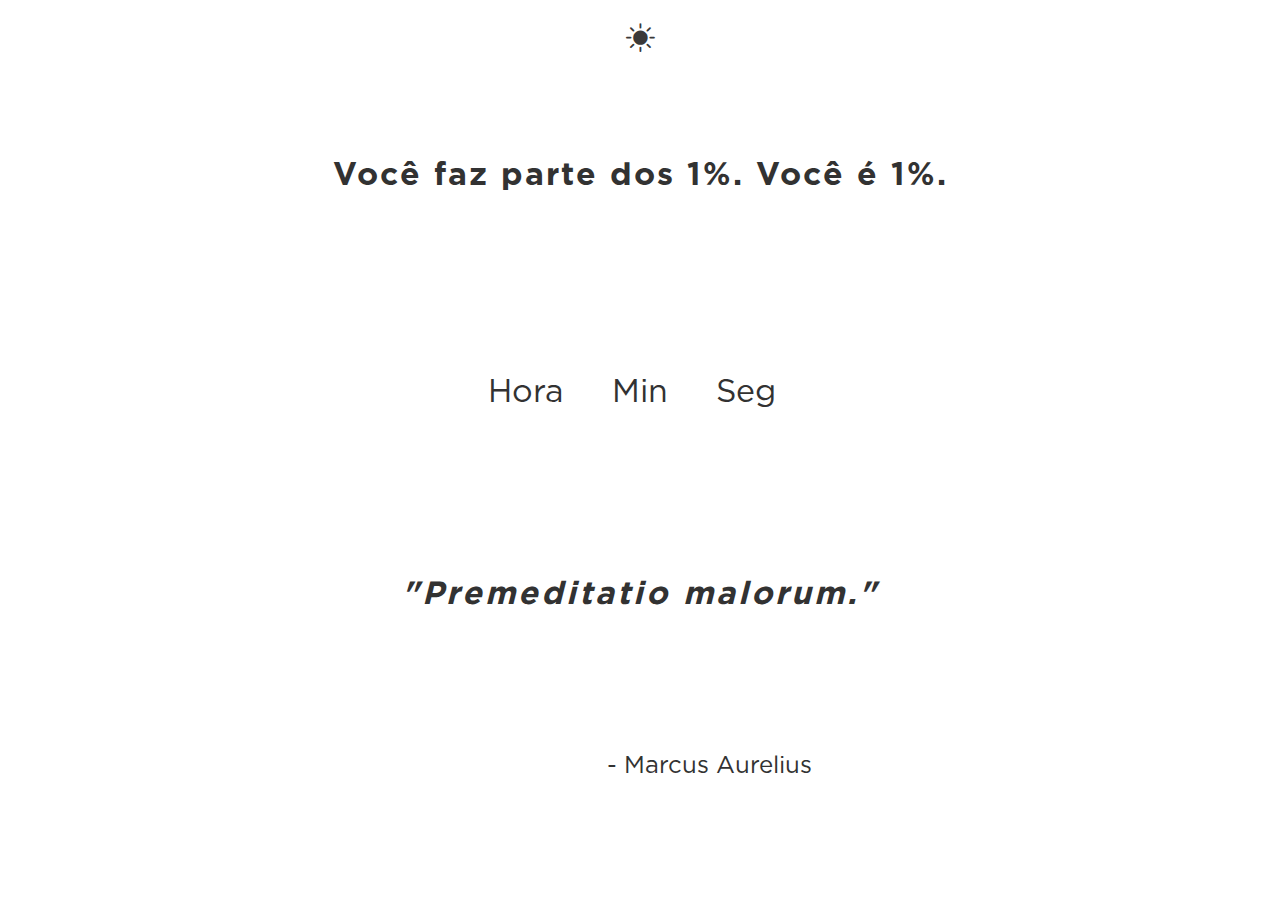
<file: index.html>
<!DOCTYPE html>
<html lang="pt-br">
<head>
    <meta charset="UTF-8">
    <meta name="viewport" content="width=device-width, initial-scale=1.0">
    <meta http-equiv="X-UA-Compatible" content="ie=edge">
    <title>Relógio</title>
    <link rel="stylesheet" href="style.css">
    <link rel="stylesheet" href="https://cdn.jsdelivr.net/npm/bootstrap-icons@1.11.3/font/bootstrap-icons.min.css">
    <link href="https://cdn.jsdelivr.net/npm/bootstrap@5.3.3/dist/css/bootstrap.min.css" rel="stylesheet" integrity="sha384-QWTKZyjpPEjISv5WaRU9OFeRpok6YctnYmDr5pNlyT2bRjXh0JMhjY6hW+ALEwIH" crossorigin="anonymous">
    <link href="https://fonts.googleapis.com/css?family=Cinzel+Decorative&display=swap" rel="stylesheet">
</head>
<body>
    <section class="clock container-fluid">
        <i class="" id="icone"></i>
        <h2>Você faz parte dos 1%. Você é 1%.</h2>
        <div class="digital-clock text-center">
            <div class="numbers">
                <p></p>
                <p></p>
                <p></p>
                <p></p>
                <p></p>
            </div>
            <ul class="labels">
                <li class="me-5">hora</li>
                <li class="me-5">min</li>
                <li class="me-5">seg</li>
            </ul>
        </div>
        <h3><i>"Premeditatio malorum."</i></h3>
        <h4>- Marcus Aurelius</h4>
    </section>
</body>

<script src="script.js"></script>
<script src="https://cdn.jsdelivr.net/npm/bootstrap@5.3.3/dist/js/bootstrap.bundle.min.js" integrity="sha384-YvpcrYf0tY3lHB60NNkmXc5s9fDVZLESaAA55NDzOxhy9GkcIdslK1eN7N6jIeHz" crossorigin="anonymous"></script>
</html>
</file>
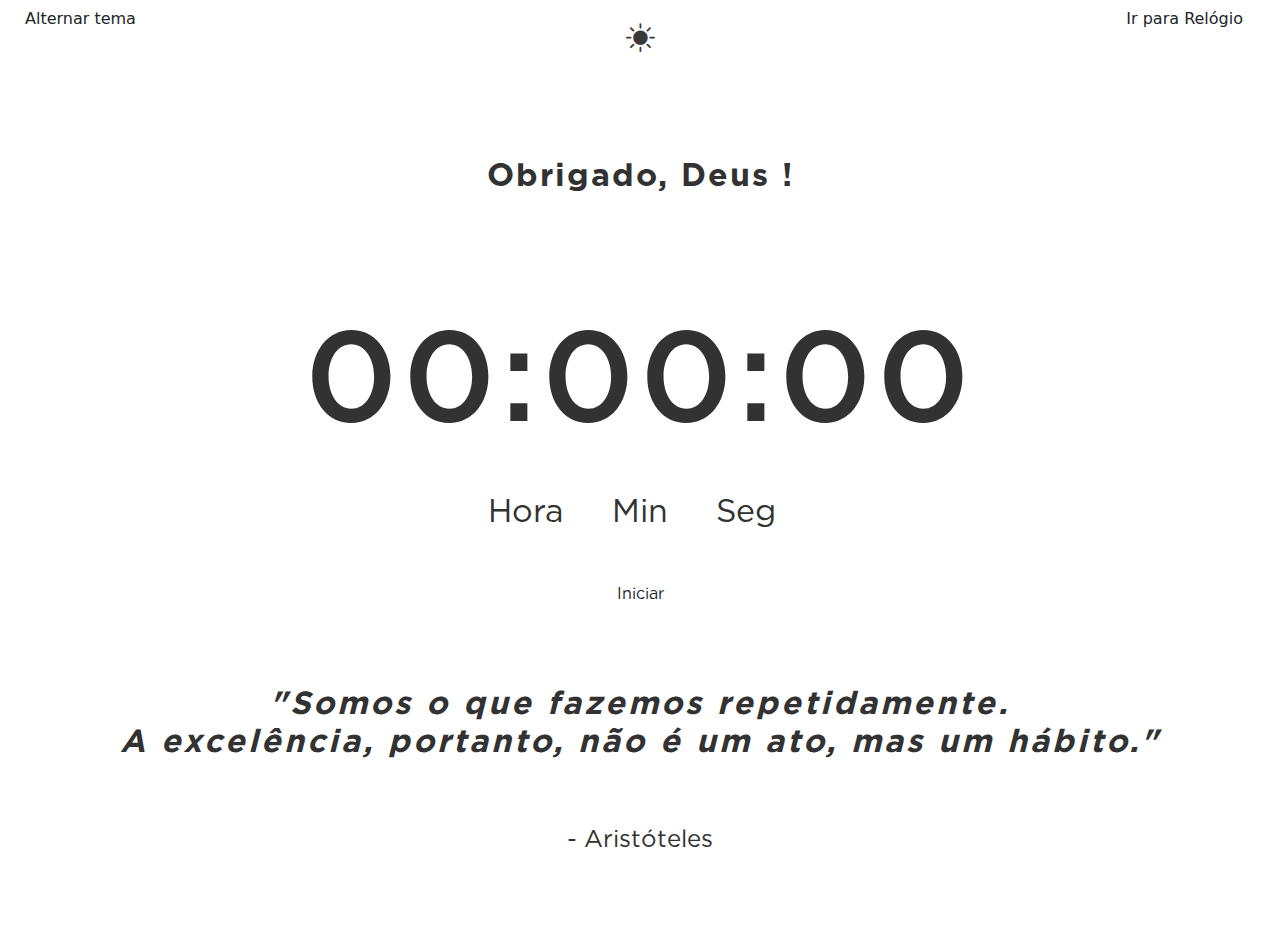
<file: cronometro.html>
<!doctype html>
<html lang="pt-br">
    <head>
        <meta charset="UTF-8" />
        <meta name="viewport" content="width=device-width, initial-scale=1.0" />
        <meta http-equiv="X-UA-Compatible" content="ie=edge" />
        <title>Cronômetro</title>

        <!-- Reaproveita exatamente os mesmos recursos visuais da tela do relógio -->
        <link rel="stylesheet" href="style.css" />
        <link
            rel="stylesheet"
            href="https://cdn.jsdelivr.net/npm/bootstrap-icons@1.11.3/font/bootstrap-icons.min.css"
        />
        <link
            href="https://cdn.jsdelivr.net/npm/bootstrap@5.3.3/dist/css/bootstrap.min.css"
            rel="stylesheet"
            integrity="sha384-QWTKZyjpPEjISv5WaRU9OFeRpok6YctnYmDr5pNlyT2bRjXh0JMhjY6hW+ALEwIH"
            crossorigin="anonymous"
        />
        <link
            href="https://fonts.googleapis.com/css?family=Cinzel+Decorative&display=swap"
            rel="stylesheet"
        />

        <!-- Ajuste rápido para remover a margem branca nativa do <body> e herdar as cores de tema -->
        <style>
            html,
            body {
                overflow: hidden;
                background-color: var(--background);
                color: var(--text-color);
            }
        </style>
    </head>
    <body>
        <!-- Botão fixo no topo para alternar tema -->
        <div class="container-fluid">
            <button id="toggleTheme" class="btn position-relative">
                Alternar tema
            </button>
            <button
                id="toggleClock"
                onclick="toggleClockDisplay()"
                class="btn position-absolute top-0 end-0 me-4"
            >
                Ir para Relógio
            </button>
        </div>

        <!-- Estrutura idêntica à da página principal. O display central agora exibirá o cronômetro. -->
        <section class="clock container-fluid">
            <!-- ícone sol / lua -->
            <i class="" id="icone"></i>

            <h2>Obrigado, Deus !</h2>

            <div class="digital-clock text-center">
                <!-- Mesmo grid de cinco <p>, para manter compatibilidade visual -->
                <div class="numbers">
                    <p>00</p>
                    <p>:</p>
                    <p>00</p>
                    <p>:</p>
                    <p>00</p>
                </div>
                <ul class="labels">
                    <li class="me-5">hora</li>
                    <li class="me-5">min</li>
                    <li class="me-5">seg</li>
                </ul>

                <!-- Botão para iniciar / pausar o cronômetro -->
                <button id="startStopBtn" class="btn mt-4">Iniciar</button>
            </div>

            <h3>
                <i
                    >"Somos o que fazemos repetidamente. <br />A excelência,
                    portanto, não é um ato, mas um hábito."</i
                >
            </h3>
            <h4 style="margin-right: 0">- Aristóteles</h4>
        </section>

        <!-- Script dedicado à página do cronômetro. -->
        <script>
            /***********************  Gestão de tema (dia/noite)  ************************/
            const root = document.documentElement;
            const icon = document.getElementById("icone");
            const toggleBtn = document.getElementById("toggleTheme");

            // tema inicial segue a lógica do horário
            let isDarkMode = !(
                new Date().getHours() < 18 && new Date().getHours() > 3
            );

            function toggleClockDisplay() {
                window.location.href = "./index.html";
            }

            function applyTheme(dark) {
                if (dark) {
                    root.style.setProperty("--background", "rgb(50, 50, 50)");
                    root.style.setProperty("--text-color", "#ffffff");
                    root.style.setProperty(
                        "--icon-color",
                        "rgb(231, 230, 230)",
                    );
                    icon.className = "bi bi-moon-fill";
                } else {
                    root.style.setProperty("--background", "#ffffff");
                    root.style.setProperty("--text-color", "rgb(50, 50, 50)");
                    root.style.setProperty("--icon-color", "rgb(58, 57, 57)");
                    icon.className = "bi bi-brightness-high-fill";
                }
            }

            // aplica ao carregar
            applyTheme(isDarkMode);

            // alterna ao clicar
            toggleBtn.addEventListener("click", () => {
                isDarkMode = !isDarkMode;
                applyTheme(isDarkMode);
            });

            /***********************  Cronômetro  ************************/
            const timeElements = document.querySelectorAll(".numbers p");
            const startStopBtn = document.getElementById("startStopBtn");

            let intervalId = null;
            let elapsedMs = 0; // tempo acumulado em milissegundos

            function formatTime(ms) {
                const totalSeconds = Math.floor(ms / 1000);
                const hrs = Math.floor(totalSeconds / 3600)
                    .toString()
                    .padStart(2, "0");
                const mins = Math.floor((totalSeconds % 3600) / 60)
                    .toString()
                    .padStart(2, "0");
                const secs = (totalSeconds % 60).toString().padStart(2, "0");
                return [hrs, mins, secs];
            }

            function renderTime() {
                const [hrs, mins, secs] = formatTime(elapsedMs);
                timeElements[0].textContent = hrs;
                timeElements[2].textContent = mins;
                timeElements[4].textContent = secs;
            }

            startStopBtn.addEventListener("click", () => {
                if (intervalId === null) {
                    // Start / Resume
                    startStopBtn.textContent = "Pausar";
                    const startTimestamp = Date.now() - elapsedMs;
                    intervalId = setInterval(() => {
                        elapsedMs = Date.now() - startTimestamp;
                        renderTime();
                    }, 1000);
                } else {
                    // Pause
                    clearInterval(intervalId);
                    intervalId = null;
                    startStopBtn.textContent = "Continuar";
                }
            });

            // Ao entrar na página, mostra 00:00:00 preparado
            renderTime();

            /***********************  Wake-lock para manter a tela ativa  ************************/
            let wakeLock = null;

            async function requestWakeLock() {
                try {
                    wakeLock = await navigator.wakeLock?.request?.("screen");
                } catch (err) {
                    console.error(`${err.name}, ${err.message}`);
                }
            }

            async function releaseWakeLock() {
                if (wakeLock !== null) {
                    await wakeLock.release();
                    wakeLock = null;
                }
            }

            document.addEventListener("visibilitychange", async () => {
                if (document.visibilityState === "visible") {
                    await requestWakeLock();
                } else {
                    await releaseWakeLock();
                }
            });

            requestWakeLock();
        </script>

        <script
            src="https://cdn.jsdelivr.net/npm/bootstrap@5.3.3/dist/js/bootstrap.bundle.min.js"
            integrity="sha384-YvpcrYf0tY3lHB60NNkmXc5s9fDVZLESaAA55NDzOxhy9GkcIdslK1eN7N6jIeHz"
            crossorigin="anonymous"
        ></script>
    </body>
</html>
</file>
<file: style.css>
:root{
    --background: rgb(30, 28, 28) ;
    --text-color: #ffff ;
    --icon-color: rgb(231, 230, 230);
}
* {
    margin: 0;
    padding: 0;
    list-style: none;
    text-decoration: none;
    outline: none;
    scroll-behavior: smooth;
    color: inherit;
}

@font-face {
    font-family: gotham-book;
    src: url(./Gotham-Book.otf);
}

@font-face {
    font-family: gotham-medium;
    src: url(./Gotham-Medium.otf);
}

@font-face {
    font-family: gotham-bold;
    src: url(./Gotham-Bold.otf);
}

.clock {
    height: 100vh;
    width: 100vw;
    background-color: var(--background);
    display: flex;
    flex-wrap: wrap;
    align-items: center;
    justify-content: center; /* Centraliza todo o conteúdo */
    font-family: 'gotham-book', cursive;
}

.clock p {
    font-size: 8rem;
    letter-spacing: 5px;
    color: var(--text-color); 
    font-family: 'gotham-medium', cursive;
}

.clock h2 {
    position: relative;
    top: 4rem;
    width: 100%;
    letter-spacing: 2px;
    color: var(--text-color); 
    font-size: 2rem;
    font-family: 'gotham-bold', cursive;
    text-align: center;
}

.clock .numbers {
    display: flex;
    flex-direction: row;
    justify-content: center;
}


.clock ul,
.clock ol {
    display: flex;
    justify-content: center;
    width: 100%;
}

.clock ul li,
.clock ol li {
    font-size: 2rem;
    color: var(--text-color); 
    text-transform: capitalize;
    font-family: 'gotham-book', cursive;
}

.clock h6 {
    font-size: 4rem;
    color: var(--text-color); 
    font-family: 'gotham-book', cursive;
    
}

.clock h3 {
    position: relative;
    bottom: 0.4rem;
    width: 95%;
    letter-spacing: 3px;
    color: var(--text-color); 
    font-size: 2rem;
    font-family: 'gotham-bold', cursive;
    text-align: center;
}

.bi{
    position: absolute;
    top:1rem;
    font-size: 1.8rem;
    color: var(--icon-color);
}


.digital-clock{
    position: relative;
    top: 2rem;
}

.clock h4{
    margin-right: -8.6484rem; 
    margin-top: -5rem;
    color: var(--text-color);
}
</file>
